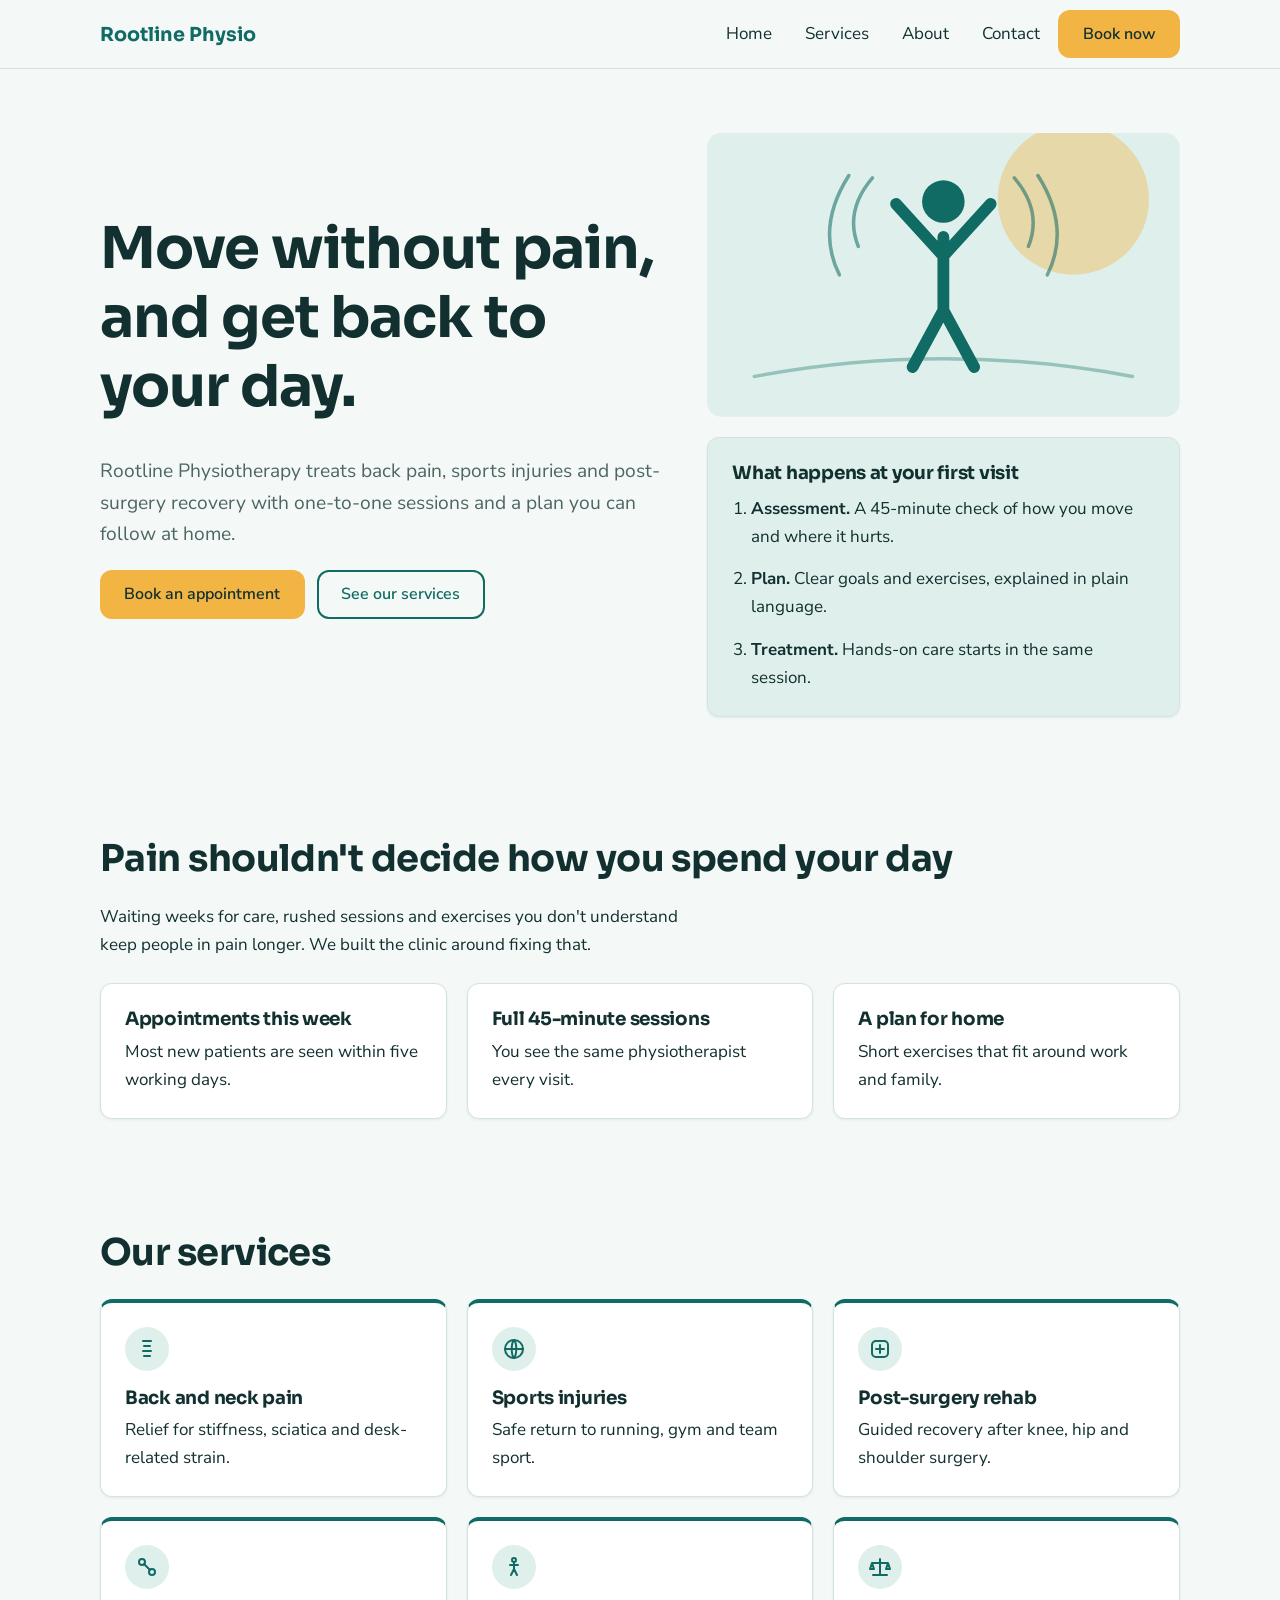
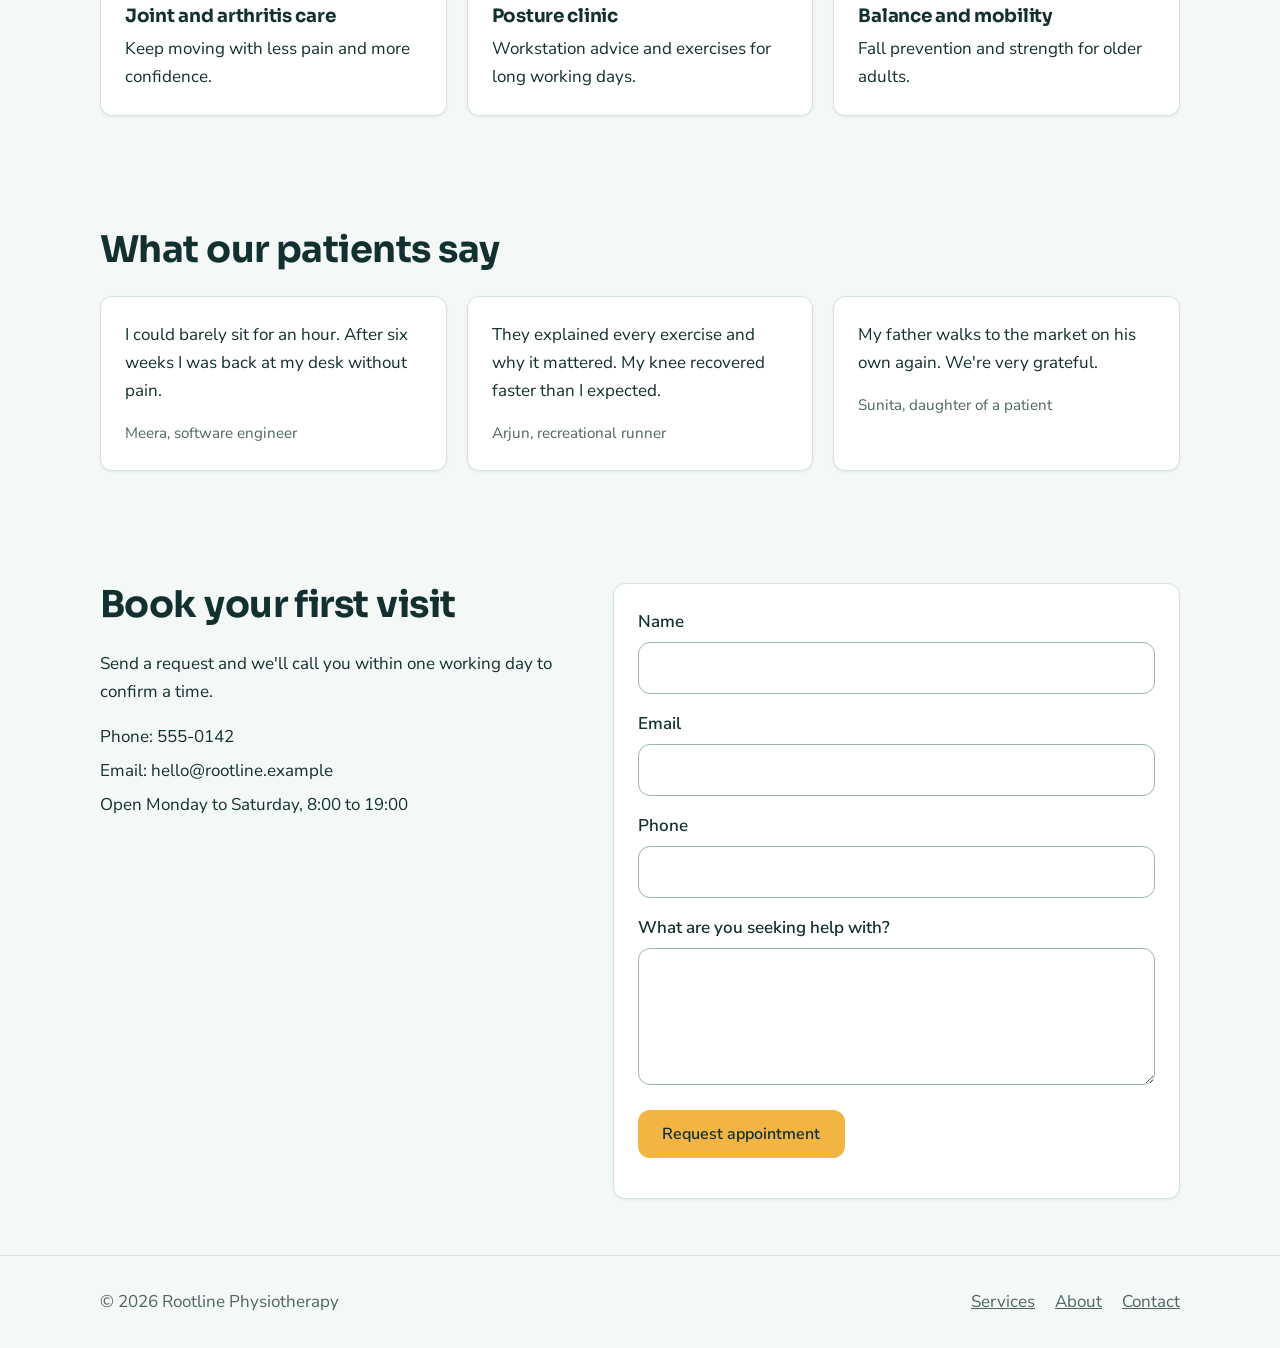
<file: business-landing-page/index.html>
<!DOCTYPE html>
<html lang="en">
<head>
<meta charset="UTF-8">
<meta name="viewport" content="width=device-width, initial-scale=1">
<title>Rootline Physiotherapy | Move without pain</title>
<meta name="description" content="One-to-one physiotherapy for back pain, sports injuries and rehab. Book an appointment this week.">
<link rel="preconnect" href="https://fonts.googleapis.com">
<link rel="preconnect" href="https://fonts.gstatic.com" crossorigin>
<link href="https://fonts.googleapis.com/css2?family=Nunito+Sans:wght@400;600&family=Sora:wght@600;700&display=swap" rel="stylesheet">
<link rel="stylesheet" href="css/style.css">
</head>
<body>
<a class="skip" href="#main">Skip to content</a>
<header class="site-header">
  <div class="wrap bar">
    <a class="brand" href="#home">Rootline Physio</a>
    <button class="nav-toggle" type="button" aria-expanded="false" aria-controls="nav">Menu</button>
    <nav id="nav" class="nav" aria-label="Main">
      <a href="#home">Home</a>
      <a href="#services">Services</a>
      <a href="#about">About</a>
      <a href="#contact">Contact</a>
      <a class="btn btn-cta" href="#contact">Book now</a>
    </nav>
  </div>
</header>

<main id="main">
<section id="home" class="wrap hero">
  <div>
    <h1>Move without pain, and get back to your day.</h1>
    <p class="lead">Rootline Physiotherapy treats back pain, sports injuries and post-surgery recovery with one-to-one sessions and a plan you can follow at home.</p>
    <p class="actions"><a class="btn btn-cta" href="#contact">Book an appointment</a> <a class="btn btn-outline" href="#services">See our services</a></p>
  </div>
  <div class="hero-side">
    <svg class="hero-art" viewBox="0 0 400 240" role="img" aria-label="Illustration of a person stretching with motion arcs around them">
      <rect width="400" height="240" rx="12" fill="#dff0ec"/>
      <circle cx="310" cy="56" r="64" fill="#f2b544" opacity=".4"/>
      <path d="M40 206 Q200 176 360 206" fill="none" stroke="#0f6b63" stroke-width="3" stroke-linecap="round" opacity=".35"/>
      <g fill="none" stroke="#0f6b63" stroke-width="10" stroke-linecap="round">
        <circle cx="200" cy="58" r="18" fill="#0f6b63" stroke="none"/>
        <path d="M200 88v62M200 104l-40-44M200 104l40-44M200 150l-26 48M200 150l26 48"/>
      </g>
      <g fill="none" stroke="#0f6b63" stroke-width="3" stroke-linecap="round" opacity=".55">
        <path d="M128 96q-12-30 12-58M272 96q12-30-12-58M112 120q-20-40 8-84M288 120q20-40-8-84"/>
      </g>
    </svg>
    <aside class="card visit" aria-labelledby="visit-h">
    <h2 id="visit-h" class="h3">What happens at your first visit</h2>
    <ol>
      <li><strong>Assessment.</strong> A 45-minute check of how you move and where it hurts.</li>
      <li><strong>Plan.</strong> Clear goals and exercises, explained in plain language.</li>
      <li><strong>Treatment.</strong> Hands-on care starts in the same session.</li>
    </ol>
  </aside>
  </div>
</section>

<section id="about" class="section wrap" aria-labelledby="about-h">
  <h2 id="about-h">Pain shouldn't decide how you spend your day</h2>
  <p>Waiting weeks for care, rushed sessions and exercises you don't understand keep people in pain longer. We built the clinic around fixing that.</p>
  <div class="grid">
    <article class="card"><h3>Appointments this week</h3><p>Most new patients are seen within five working days.</p></article>
    <article class="card"><h3>Full 45-minute sessions</h3><p>You see the same physiotherapist every visit.</p></article>
    <article class="card"><h3>A plan for home</h3><p>Short exercises that fit around work and family.</p></article>
  </div>
</section>

<section id="services" class="section wrap" aria-labelledby="services-h">
  <h2 id="services-h">Our services</h2>
  <div class="grid">
    <article class="card service"><span class="icon" aria-hidden="true"><svg viewBox="0 0 24 24"><path d="M8 4h8M9 9h6M8 14h8M9 19h6"/></svg></span><h3>Back and neck pain</h3><p>Relief for stiffness, sciatica and desk-related strain.</p></article>
    <article class="card service"><span class="icon" aria-hidden="true"><svg viewBox="0 0 24 24"><circle cx="12" cy="12" r="9"/><path d="M3 12h18M12 3c3 3 3 15 0 18M12 3c-3 3-3 15 0 18"/></svg></span><h3>Sports injuries</h3><p>Safe return to running, gym and team sport.</p></article>
    <article class="card service"><span class="icon" aria-hidden="true"><svg viewBox="0 0 24 24"><rect x="4" y="4" width="16" height="16" rx="4"/><path d="M12 8v8M8 12h8"/></svg></span><h3>Post-surgery rehab</h3><p>Guided recovery after knee, hip and shoulder surgery.</p></article>
    <article class="card service"><span class="icon" aria-hidden="true"><svg viewBox="0 0 24 24"><circle cx="7" cy="7" r="3"/><circle cx="17" cy="17" r="3"/><path d="M9 9l6 6"/></svg></span><h3>Joint and arthritis care</h3><p>Keep moving with less pain and more confidence.</p></article>
    <article class="card service"><span class="icon" aria-hidden="true"><svg viewBox="0 0 24 24"><circle cx="12" cy="5" r="2"/><path d="M12 8v6l-3 6M12 14l3 6M8 10h8"/></svg></span><h3>Posture clinic</h3><p>Workstation advice and exercises for long working days.</p></article>
    <article class="card service"><span class="icon" aria-hidden="true"><svg viewBox="0 0 24 24"><path d="M12 4v16M5 20h14M4 8h16M4 8l-2 6h4zM20 8l-2 6h4z"/></svg></span><h3>Balance and mobility</h3><p>Fall prevention and strength for older adults.</p></article>
  </div>
</section>

<section class="section wrap" aria-labelledby="trust-h">
  <h2 id="trust-h">What our patients say</h2>
  <div class="grid">
    <figure class="card quote"><blockquote>I could barely sit for an hour. After six weeks I was back at my desk without pain.</blockquote><figcaption>Meera, software engineer</figcaption></figure>
    <figure class="card quote"><blockquote>They explained every exercise and why it mattered. My knee recovered faster than I expected.</blockquote><figcaption>Arjun, recreational runner</figcaption></figure>
    <figure class="card quote"><blockquote>My father walks to the market on his own again. We're very grateful.</blockquote><figcaption>Sunita, daughter of a patient</figcaption></figure>
  </div>
</section>

<section id="contact" class="section wrap contact" aria-labelledby="contact-h">
  <div>
    <h2 id="contact-h">Book your first visit</h2>
    <p>Send a request and we'll call you within one working day to confirm a time.</p>
    <ul class="details">
      <li>Phone: 555-0142</li>
      <li>Email: hello@rootline.example</li>
      <li>Open Monday to Saturday, 8:00 to 19:00</li>
    </ul>
  </div>
  <form id="contact-form" class="card" novalidate>
    <label for="name">Name</label>
    <input id="name" name="name" type="text" autocomplete="name" required minlength="2">
    <label for="email">Email</label>
    <input id="email" name="email" type="email" autocomplete="email" required>
    <label for="phone">Phone</label>
    <input id="phone" name="phone" type="tel" autocomplete="tel" required pattern="[0-9+\s()\-]{7,15}" title="Enter 7 to 15 digits">
    <label for="message">What are you seeking help with?</label>
    <textarea id="message" name="message" rows="4" required minlength="10"></textarea>
    <button class="btn btn-cta" type="submit">Request appointment</button>
    <p id="form-status" role="status"></p>
  </form>
</section>
</main>

<footer class="site-footer">
  <div class="wrap foot">
    <p>&copy; 2026 Rootline Physiotherapy</p>
    <nav aria-label="Footer"><a href="#services">Services</a><a href="#about">About</a><a href="#contact">Contact</a></nav>
  </div>
</footer>
<script src="js/script.js"></script>
</body>
</html>
</file>
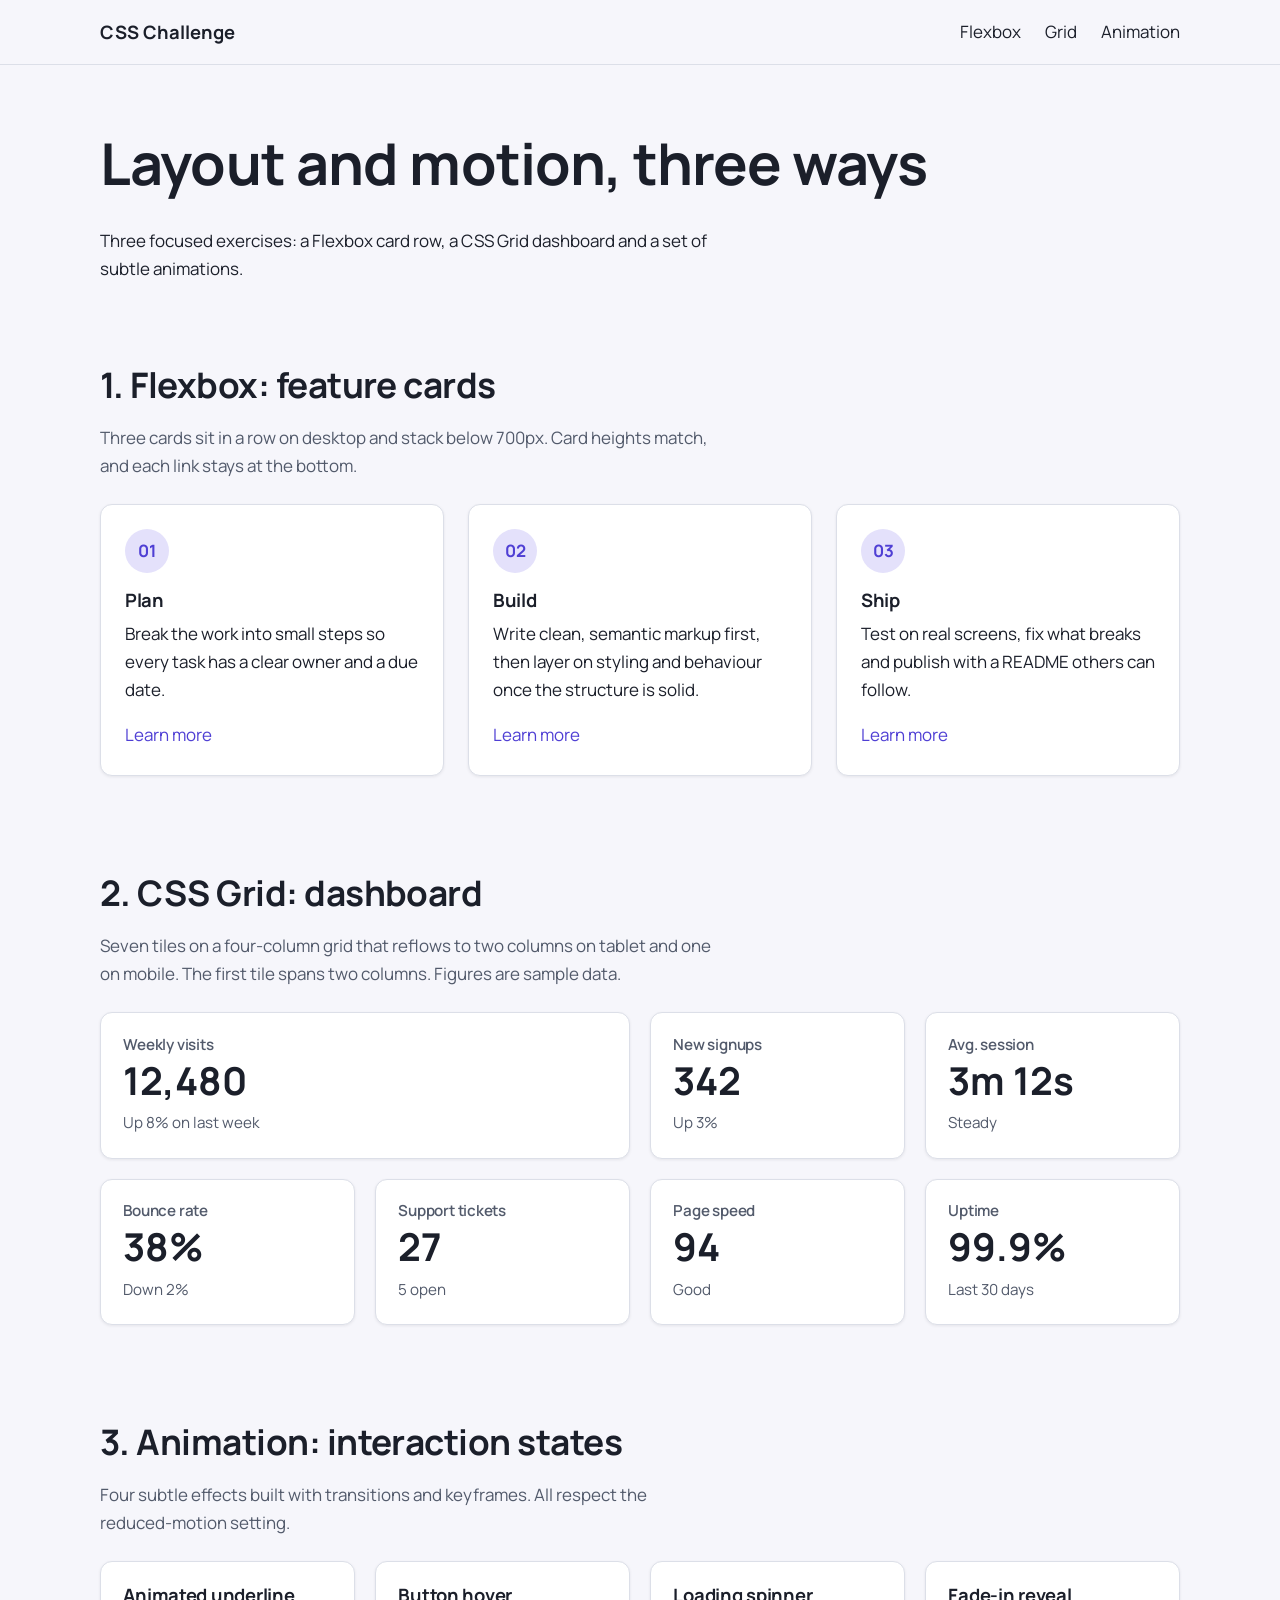
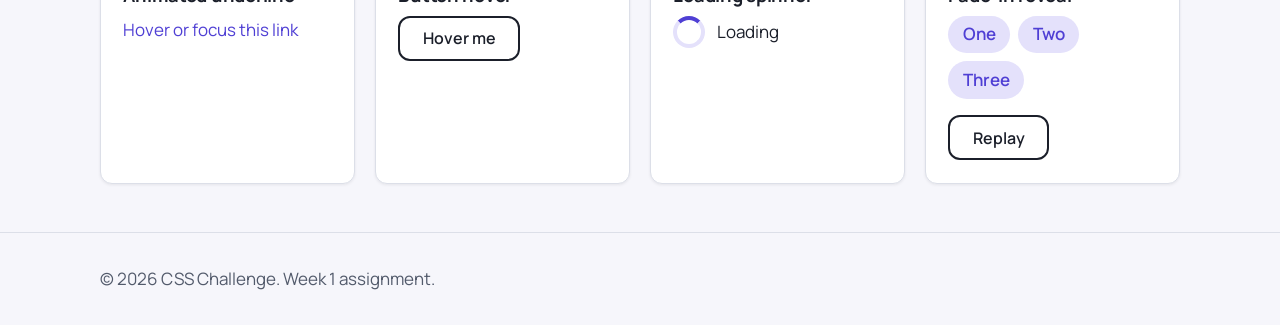
<file: css-challenge/index.html>
<!DOCTYPE html>
<html lang="en">
<head>
<meta charset="UTF-8">
<meta name="viewport" content="width=device-width, initial-scale=1">
<title>CSS Challenge | Flexbox, Grid and Animation</title>
<meta name="description" content="Three CSS mini-exercises: a Flexbox card row, a CSS Grid dashboard and subtle animations.">
<link rel="preconnect" href="https://fonts.googleapis.com">
<link rel="preconnect" href="https://fonts.gstatic.com" crossorigin>
<link href="https://fonts.googleapis.com/css2?family=Manrope:wght@400;600;700&display=swap" rel="stylesheet">
<link rel="stylesheet" href="css/base.css">
<link rel="stylesheet" href="css/flexbox.css">
<link rel="stylesheet" href="css/grid.css">
<link rel="stylesheet" href="css/animation.css">
</head>
<body>
<a class="skip" href="#main">Skip to content</a>
<header class="site-header">
  <div class="wrap bar">
    <a class="brand" href="#top">CSS Challenge</a>
    <nav class="nav" aria-label="Sections">
      <a class="link-anim" href="#flexbox">Flexbox</a>
      <a class="link-anim" href="#grid">Grid</a>
      <a class="link-anim" href="#animation">Animation</a>
    </nav>
  </div>
</header>

<main id="main">
<section id="top" class="wrap intro">
  <h1>Layout and motion, three ways</h1>
  <p>Three focused exercises: a Flexbox card row, a CSS Grid dashboard and a set of subtle animations.</p>
</section>

<section id="flexbox" class="section wrap" aria-labelledby="flex-h">
  <h2 id="flex-h">1. Flexbox: feature cards</h2>
  <p class="desc">Three cards sit in a row on desktop and stack below 700px. Card heights match, and each link stays at the bottom.</p>
  <div class="flex-row">
    <article class="flex-card">
      <span class="badge">01</span>
      <h3>Plan</h3>
      <p>Break the work into small steps so every task has a clear owner and a due date.</p>
      <a class="link-anim" href="#flexbox">Learn more</a>
    </article>
    <article class="flex-card">
      <span class="badge">02</span>
      <h3>Build</h3>
      <p>Write clean, semantic markup first, then layer on styling and behaviour once the structure is solid.</p>
      <a class="link-anim" href="#flexbox">Learn more</a>
    </article>
    <article class="flex-card">
      <span class="badge">03</span>
      <h3>Ship</h3>
      <p>Test on real screens, fix what breaks and publish with a README others can follow.</p>
      <a class="link-anim" href="#flexbox">Learn more</a>
    </article>
  </div>
</section>

<section id="grid" class="section wrap" aria-labelledby="grid-h">
  <h2 id="grid-h">2. CSS Grid: dashboard</h2>
  <p class="desc">Seven tiles on a four-column grid that reflows to two columns on tablet and one on mobile. The first tile spans two columns. Figures are sample data.</p>
  <div class="grid-board">
    <article class="tile tile--wide"><h3>Weekly visits</h3><p class="value">12,480</p><p class="note">Up 8% on last week</p></article>
    <article class="tile"><h3>New signups</h3><p class="value">342</p><p class="note">Up 3%</p></article>
    <article class="tile"><h3>Avg. session</h3><p class="value">3m 12s</p><p class="note">Steady</p></article>
    <article class="tile"><h3>Bounce rate</h3><p class="value">38%</p><p class="note">Down 2%</p></article>
    <article class="tile"><h3>Support tickets</h3><p class="value">27</p><p class="note">5 open</p></article>
    <article class="tile"><h3>Page speed</h3><p class="value">94</p><p class="note">Good</p></article>
    <article class="tile"><h3>Uptime</h3><p class="value">99.9%</p><p class="note">Last 30 days</p></article>
  </div>
</section>

<section id="animation" class="section wrap" aria-labelledby="anim-h">
  <h2 id="anim-h">3. Animation: interaction states</h2>
  <p class="desc">Four subtle effects built with transitions and keyframes. All respect the reduced-motion setting.</p>
  <div class="demo-grid">
    <article class="demo"><h3>Animated underline</h3><p><a class="link-anim" href="#animation">Hover or focus this link</a></p></article>
    <article class="demo"><h3>Button hover</h3><p><button class="btn-sweep" type="button">Hover me</button></p></article>
    <article class="demo"><h3>Loading spinner</h3><p class="spin-row"><span class="spinner" role="status" aria-label="Loading"></span><span>Loading</span></p></article>
    <article class="demo">
      <h3>Fade-in reveal</h3>
      <div class="fade-group play"><span class="fade-item">One</span><span class="fade-item">Two</span><span class="fade-item">Three</span></div>
      <button class="btn-sweep" id="replay" type="button">Replay</button>
    </article>
  </div>
</section>
</main>

<footer class="site-footer"><div class="wrap"><p>&copy; 2026 CSS Challenge. Week 1 assignment.</p></div></footer>
<script src="js/script.js"></script>
</body>
</html>
</file>
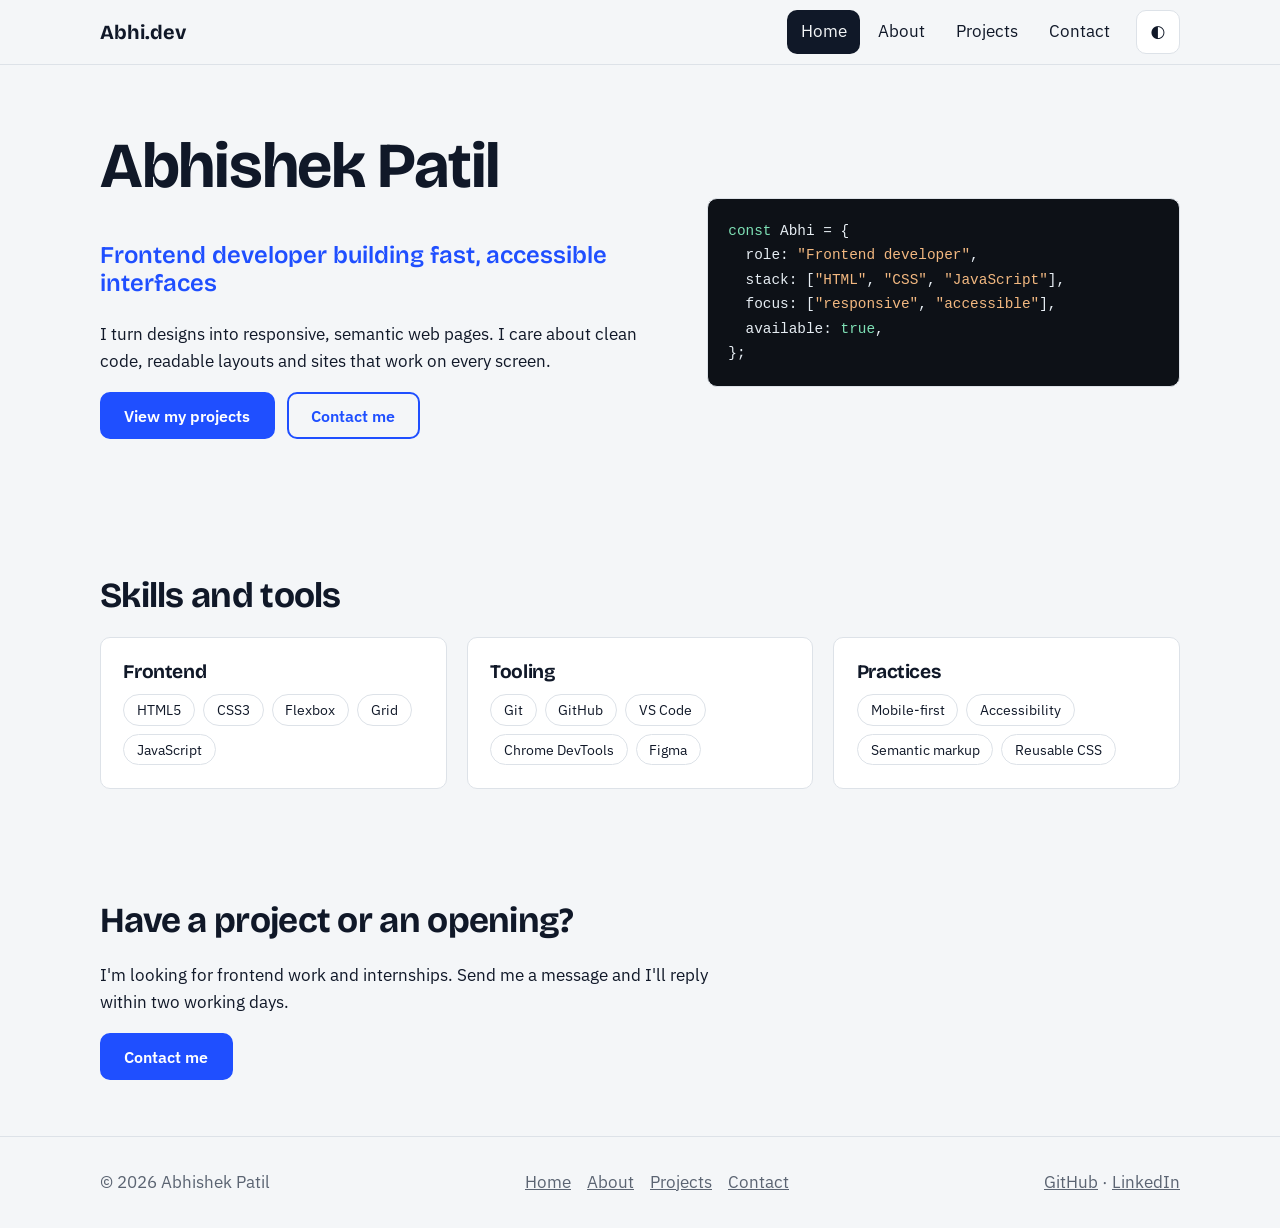
<file: portfolio-website/index.html>
<!DOCTYPE html>
<html lang="en" data-theme="light">
<head>
<meta charset="UTF-8">
<meta name="viewport" content="width=device-width, initial-scale=1">
<title>Home | Abhishek Patil</title>
<meta name="description" content="Abhishek Patil, frontend developer building responsive, accessible websites.">
<link rel="preconnect" href="https://fonts.googleapis.com">
<link rel="preconnect" href="https://fonts.gstatic.com" crossorigin>
<link href="https://fonts.googleapis.com/css2?family=Bricolage+Grotesque:wght@600;700&family=IBM+Plex+Sans:wght@400;600&display=swap" rel="stylesheet">
<link rel="stylesheet" href="css/style.css">
</head>
<body>
<a class="skip" href="#main">Skip to content</a>
<header class="site-header">
  <div class="wrap bar">
    <a class="brand" href="index.html">Abhi.dev</a>
    <nav id="nav" class="nav" aria-label="Main"><a href="index.html" aria-current="page">Home</a><a href="about.html">About</a><a href="projects.html">Projects</a><a href="contact.html">Contact</a></nav>
    <button id="theme" class="icon-btn" type="button" aria-label="Toggle dark mode">&#9680;</button>
    <button class="icon-btn nav-toggle" type="button" aria-expanded="false" aria-controls="nav">Menu</button>
  </div>
</header>
<main id="main">
<section class="wrap hero">
  <div class="hero-copy">
    <h1>Abhishek Patil</h1>
    <p class="role">Frontend developer building fast, accessible interfaces</p>
    <p>I turn designs into responsive, semantic web pages. I care about clean code, readable layouts and sites that work on every screen.</p>
    <p class="actions"><a class="btn" href="projects.html">View my projects</a> <a class="btn btn-ghost" href="contact.html">Contact me</a></p>
  </div>
  <pre class="code" aria-label="Summary of skills as code"><code><span class="k">const</span> Abhi = {
  role: <span class="s">"Frontend developer"</span>,
  stack: [<span class="s">"HTML"</span>, <span class="s">"CSS"</span>, <span class="s">"JavaScript"</span>],
  focus: [<span class="s">"responsive"</span>, <span class="s">"accessible"</span>],
  available: <span class="k">true</span>,
};</code></pre>
</section>
<section class="section wrap" aria-labelledby="skills-h">
  <h2 id="skills-h">Skills and tools</h2>
  <div class="grid">
    <article class="card"><h3>Frontend</h3><ul class="chips"><li>HTML5</li><li>CSS3</li><li>Flexbox</li><li>Grid</li><li>JavaScript</li></ul></article>
    <article class="card"><h3>Tooling</h3><ul class="chips"><li>Git</li><li>GitHub</li><li>VS Code</li><li>Chrome DevTools</li><li>Figma</li></ul></article>
    <article class="card"><h3>Practices</h3><ul class="chips"><li>Mobile-first</li><li>Accessibility</li><li>Semantic markup</li><li>Reusable CSS</li></ul></article>
  </div>
</section>
<section class="section wrap cta">
  <h2>Have a project or an opening?</h2>
  <p>I'm looking for frontend work and internships. Send me a message and I'll reply within two working days.</p>
  <a class="btn" href="contact.html">Contact me</a>
</section>
</main>
<footer class="site-footer">
  <div class="wrap foot">
    <p>&copy; 2026 Abhishek Patil</p>
    <nav aria-label="Footer"><a href="index.html">Home</a><a href="about.html">About</a><a href="projects.html">Projects</a><a href="contact.html">Contact</a></nav>
    <p><a href="https://github.com/your-username">GitHub</a> &middot; <a href="https://linkedin.com/in/your-username">LinkedIn</a></p>
  </div>
</footer>
<script src="js/script.js"></script>
</body>
</html>
</file>
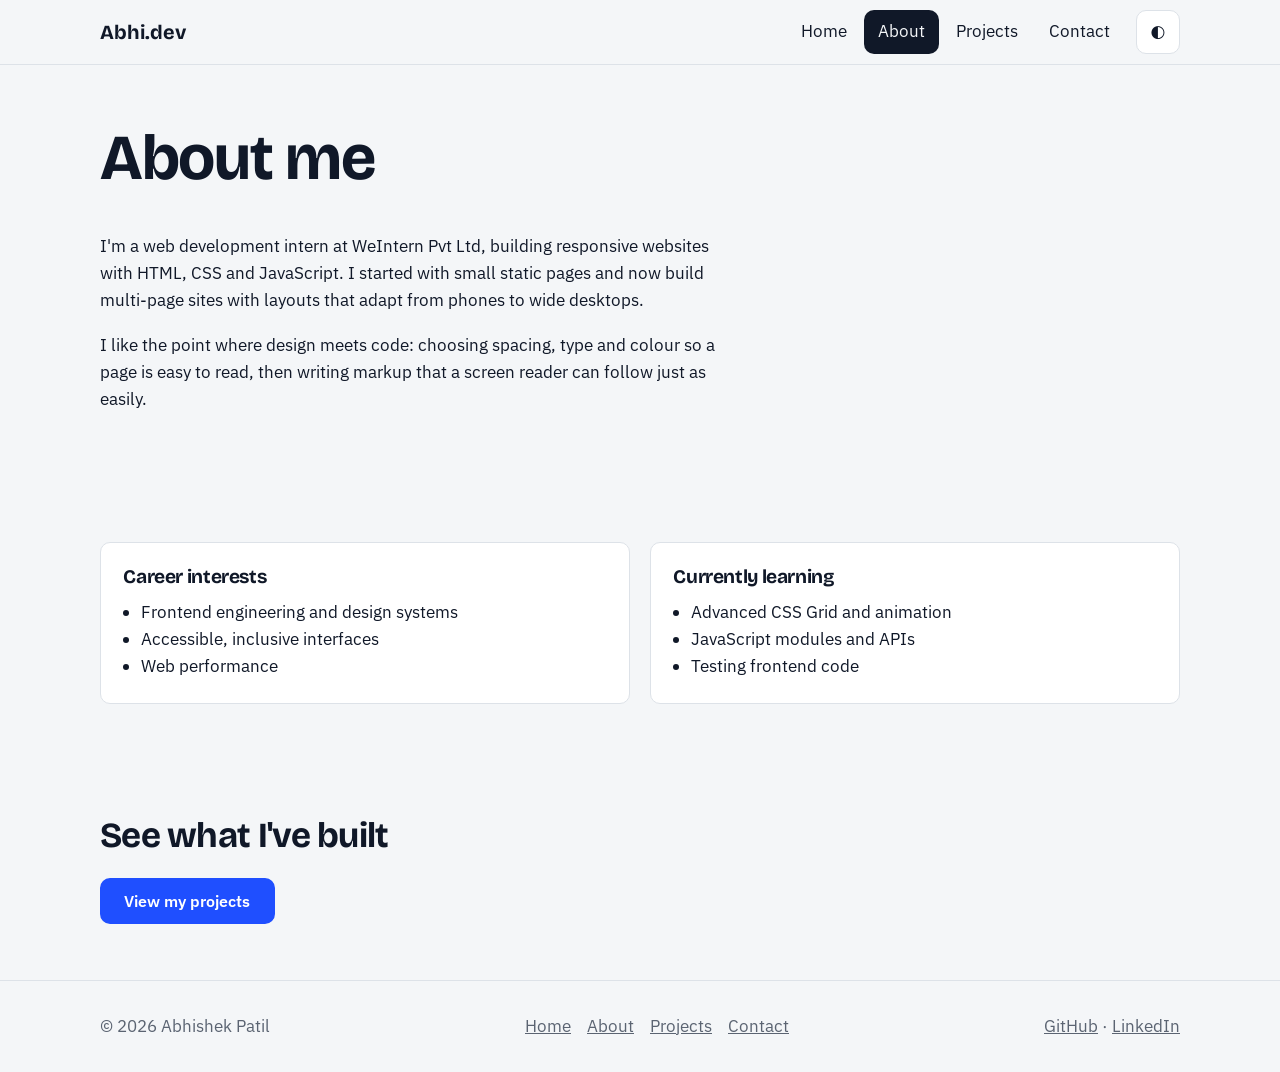
<file: portfolio-website/about.html>
<!DOCTYPE html>
<html lang="en" data-theme="light">
<head>
<meta charset="UTF-8">
<meta name="viewport" content="width=device-width, initial-scale=1">
<title>About | Abhishek Patil</title>
<meta name="description" content="About Abhishek Patil, frontend developer.">
<link rel="preconnect" href="https://fonts.googleapis.com">
<link rel="preconnect" href="https://fonts.gstatic.com" crossorigin>
<link href="https://fonts.googleapis.com/css2?family=Bricolage+Grotesque:wght@600;700&family=IBM+Plex+Sans:wght@400;600&display=swap" rel="stylesheet">
<link rel="stylesheet" href="css/style.css">
</head>
<body>
<a class="skip" href="#main">Skip to content</a>
<header class="site-header">
  <div class="wrap bar">
    <a class="brand" href="index.html">Abhi.dev</a>
    <nav id="nav" class="nav" aria-label="Main"><a href="index.html">Home</a><a href="about.html" aria-current="page">About</a><a href="projects.html">Projects</a><a href="contact.html">Contact</a></nav>
    <button id="theme" class="icon-btn" type="button" aria-label="Toggle dark mode">&#9680;</button>
    <button class="icon-btn nav-toggle" type="button" aria-expanded="false" aria-controls="nav">Menu</button>
  </div>
</header>
<main id="main">
<section class="section wrap" aria-labelledby="about-h">
  <h1 id="about-h">About me</h1>
  <p>I'm a web development intern at WeIntern Pvt Ltd, building responsive websites with HTML, CSS and JavaScript. I started with small static pages and now build multi-page sites with layouts that adapt from phones to wide desktops.</p>
  <p>I like the point where design meets code: choosing spacing, type and colour so a page is easy to read, then writing markup that a screen reader can follow just as easily.</p>
</section>
<section class="section wrap grid" aria-label="Interests and learning">
  <article class="card"><h2 class="h3">Career interests</h2><ul><li>Frontend engineering and design systems</li><li>Accessible, inclusive interfaces</li><li>Web performance</li></ul></article>
  <article class="card"><h2 class="h3">Currently learning</h2><ul><li>Advanced CSS Grid and animation</li><li>JavaScript modules and APIs</li><li>Testing frontend code</li></ul></article>
</section>
<section class="section wrap cta">
  <h2>See what I've built</h2>
  <a class="btn" href="projects.html">View my projects</a>
</section>
</main>
<footer class="site-footer">
  <div class="wrap foot">
    <p>&copy; 2026 Abhishek Patil</p>
    <nav aria-label="Footer"><a href="index.html">Home</a><a href="about.html">About</a><a href="projects.html">Projects</a><a href="contact.html">Contact</a></nav>
    <p><a href="https://github.com/your-username">GitHub</a> &middot; <a href="https://linkedin.com/in/your-username">LinkedIn</a></p>
  </div>
</footer>
<script src="js/script.js"></script>
</body>
</html>
</file>
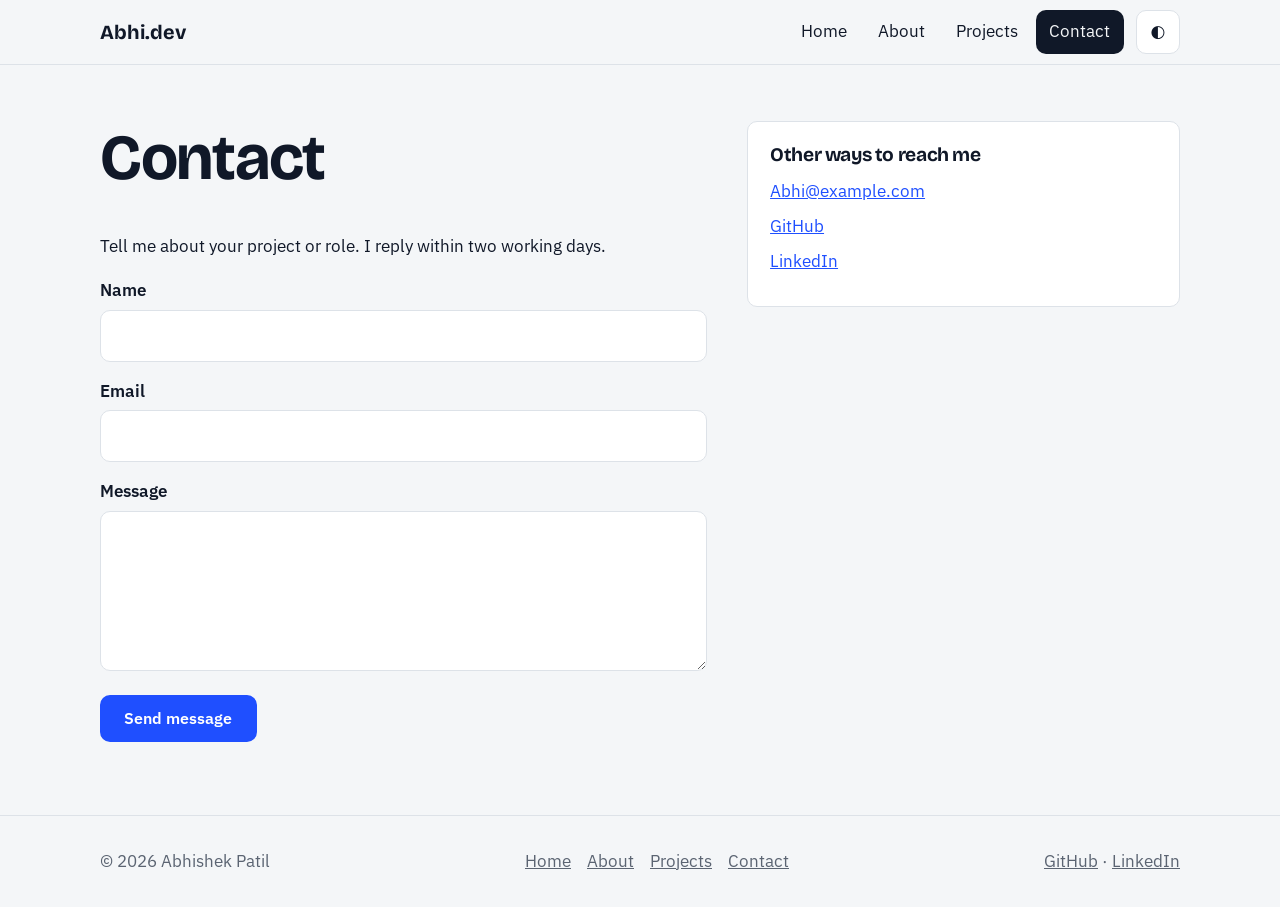
<file: portfolio-website/contact.html>
<!DOCTYPE html>
<html lang="en" data-theme="light">
<head>
<meta charset="UTF-8">
<meta name="viewport" content="width=device-width, initial-scale=1">
<title>Contact | Abhishek Patil</title>
<meta name="description" content="Contact Abhishek Patil.">
<link rel="preconnect" href="https://fonts.googleapis.com">
<link rel="preconnect" href="https://fonts.gstatic.com" crossorigin>
<link href="https://fonts.googleapis.com/css2?family=Bricolage+Grotesque:wght@600;700&family=IBM+Plex+Sans:wght@400;600&display=swap" rel="stylesheet">
<link rel="stylesheet" href="css/style.css">
</head>
<body>
<a class="skip" href="#main">Skip to content</a>
<header class="site-header">
  <div class="wrap bar">
    <a class="brand" href="index.html">Abhi.dev</a>
    <nav id="nav" class="nav" aria-label="Main"><a href="index.html">Home</a><a href="about.html">About</a><a href="projects.html">Projects</a><a href="contact.html" aria-current="page">Contact</a></nav>
    <button id="theme" class="icon-btn" type="button" aria-label="Toggle dark mode">&#9680;</button>
    <button class="icon-btn nav-toggle" type="button" aria-expanded="false" aria-controls="nav">Menu</button>
  </div>
</header>
<main id="main">
<section class="section wrap contact" aria-labelledby="contact-h">
  <div>
    <h1 id="contact-h">Contact</h1>
    <p>Tell me about your project or role. I reply within two working days.</p>
    <form id="contact-form" novalidate>
      <label for="name">Name</label>
      <input id="name" name="name" type="text" autocomplete="name" required>
      <label for="email">Email</label>
      <input id="email" name="email" type="email" autocomplete="email" required>
      <label for="message">Message</label>
      <textarea id="message" name="message" rows="5" required></textarea>
      <button class="btn" type="submit">Send message</button>
      <p id="form-status" role="status"></p>
    </form>
  </div>
  <aside class="card" aria-label="Other ways to reach me">
    <h2 class="h3">Other ways to reach me</h2>
    <ul class="plain">
      <li><a href="mailto:Abhi@example.com">Abhi@example.com</a></li>
      <li><a href="https://github.com/your-username">GitHub</a></li>
      <li><a href="https://linkedin.com/in/your-username">LinkedIn</a></li>
    </ul>
  </aside>
</section>
</main>
<footer class="site-footer">
  <div class="wrap foot">
    <p>&copy; 2026 Abhishek Patil</p>
    <nav aria-label="Footer"><a href="index.html">Home</a><a href="about.html">About</a><a href="projects.html">Projects</a><a href="contact.html">Contact</a></nav>
    <p><a href="https://github.com/your-username">GitHub</a> &middot; <a href="https://linkedin.com/in/your-username">LinkedIn</a></p>
  </div>
</footer>
<script src="js/script.js"></script>
</body>
</html>
</file>
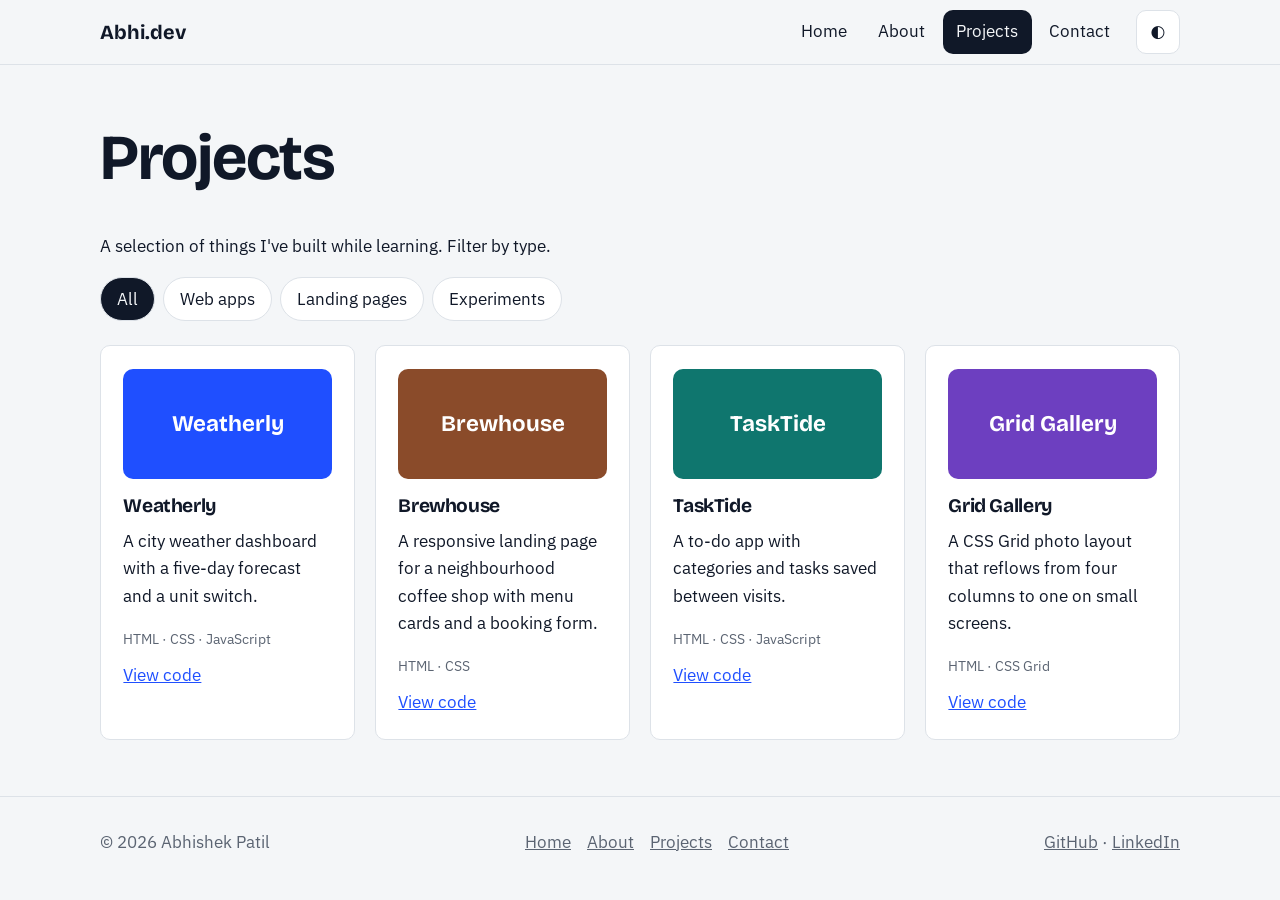
<file: portfolio-website/projects.html>
<!DOCTYPE html>
<html lang="en" data-theme="light">
<head>
<meta charset="UTF-8">
<meta name="viewport" content="width=device-width, initial-scale=1">
<title>Projects | Abhishek Patil</title>
<meta name="description" content="Selected frontend projects by Abhishek Patil.">
<link rel="preconnect" href="https://fonts.googleapis.com">
<link rel="preconnect" href="https://fonts.gstatic.com" crossorigin>
<link href="https://fonts.googleapis.com/css2?family=Bricolage+Grotesque:wght@600;700&family=IBM+Plex+Sans:wght@400;600&display=swap" rel="stylesheet">
<link rel="stylesheet" href="css/style.css">
</head>
<body>
<a class="skip" href="#main">Skip to content</a>
<header class="site-header">
  <div class="wrap bar">
    <a class="brand" href="index.html">Abhi.dev</a>
    <nav id="nav" class="nav" aria-label="Main"><a href="index.html">Home</a><a href="about.html">About</a><a href="projects.html" aria-current="page">Projects</a><a href="contact.html">Contact</a></nav>
    <button id="theme" class="icon-btn" type="button" aria-label="Toggle dark mode">&#9680;</button>
    <button class="icon-btn nav-toggle" type="button" aria-expanded="false" aria-controls="nav">Menu</button>
  </div>
</header>
<main id="main">
<section class="section wrap" aria-labelledby="proj-h">
  <h1 id="proj-h">Projects</h1>
  <p>A selection of things I've built while learning. Filter by type.</p>
  <div class="filters" role="group" aria-label="Filter projects">
    <button type="button" data-filter="all" aria-pressed="true">All</button>
    <button type="button" data-filter="app" aria-pressed="false">Web apps</button>
    <button type="button" data-filter="landing" aria-pressed="false">Landing pages</button>
    <button type="button" data-filter="lab" aria-pressed="false">Experiments</button>
  </div>
  <div class="grid">
    <article class="card project" data-cat="app">
      <div class="thumb" aria-hidden="true">Weatherly</div>
      <h3>Weatherly</h3>
      <p>A city weather dashboard with a five-day forecast and a unit switch.</p>
      <p class="tags">HTML &middot; CSS &middot; JavaScript</p>
      <a href="https://github.com/your-username/weatherly">View code</a>
    </article>
    <article class="card project" data-cat="landing">
      <div class="thumb" aria-hidden="true">Brewhouse</div>
      <h3>Brewhouse</h3>
      <p>A responsive landing page for a neighbourhood coffee shop with menu cards and a booking form.</p>
      <p class="tags">HTML &middot; CSS</p>
      <a href="https://github.com/your-username/brewhouse">View code</a>
    </article>
    <article class="card project" data-cat="app">
      <div class="thumb" aria-hidden="true">TaskTide</div>
      <h3>TaskTide</h3>
      <p>A to-do app with categories and tasks saved between visits.</p>
      <p class="tags">HTML &middot; CSS &middot; JavaScript</p>
      <a href="https://github.com/your-username/tasktide">View code</a>
    </article>
    <article class="card project" data-cat="lab">
      <div class="thumb" aria-hidden="true">Grid Gallery</div>
      <h3>Grid Gallery</h3>
      <p>A CSS Grid photo layout that reflows from four columns to one on small screens.</p>
      <p class="tags">HTML &middot; CSS Grid</p>
      <a href="https://github.com/your-username/grid-gallery">View code</a>
    </article>
  </div>
</section>
</main>
<footer class="site-footer">
  <div class="wrap foot">
    <p>&copy; 2026 Abhishek Patil</p>
    <nav aria-label="Footer"><a href="index.html">Home</a><a href="about.html">About</a><a href="projects.html">Projects</a><a href="contact.html">Contact</a></nav>
    <p><a href="https://github.com/your-username">GitHub</a> &middot; <a href="https://linkedin.com/in/your-username">LinkedIn</a></p>
  </div>
</footer>
<script src="js/script.js"></script>
</body>
</html>
</file>
<file: business-landing-page/css/style.css>
/* Tokens */
:root{--bg:#f4f9f8;--surface:#fff;--ink:#12302f;--muted:#4d6664;--line:#d5e3e0;--tint:#dff0ec;
--primary:#0f6b63;--cta:#f2b544;--cta-ink:#12302f;--r:12px;--shadow:0 1px 3px rgba(18,48,47,.08);
--font-h:"Sora",system-ui,sans-serif;--font-b:"Nunito Sans",system-ui,sans-serif}

/* Base */
*,*::before,*::after{box-sizing:border-box}
html{scroll-behavior:smooth;scroll-padding-top:72px}
body{margin:0;background:var(--bg);color:var(--ink);font:1.0625rem/1.65 var(--font-b)}
h1,h2,h3,.h3{font-family:var(--font-h);line-height:1.2;letter-spacing:-.015em;margin:0 0 .6em}
h1{font-size:clamp(2.2rem,6vw,3.6rem)}
h2{font-size:clamp(1.6rem,3.5vw,2.3rem)}
h3,.h3{font-size:1.15rem}
p{margin:0 0 1em;max-width:60ch}
a{color:var(--primary)}
a:hover{color:var(--ink)}
img{max-width:100%;height:auto}
:focus-visible{outline:3px solid var(--primary);outline-offset:3px}
.wrap{width:min(1080px,100% - 2.5rem);margin-inline:auto}
.skip{position:absolute;left:-999px}
.skip:focus{left:1rem;top:1rem;z-index:20;padding:.5rem 1rem;background:var(--surface)}

/* Header */
.site-header{position:sticky;top:0;z-index:10;background:var(--bg);border-bottom:1px solid var(--line)}
.bar{display:flex;align-items:center;justify-content:space-between;gap:1rem;min-height:68px}
.brand{font:700 1.2rem var(--font-h);color:var(--primary);text-decoration:none}
.nav{display:flex;align-items:center;gap:.25rem}
.nav a:not(.btn){padding:.6rem .9rem;border-radius:var(--r);color:var(--ink);text-decoration:none}
.nav a:not(.btn):hover{background:var(--tint)}
.nav-toggle{display:none;min-height:44px;padding:0 1rem;border:1px solid var(--line);border-radius:var(--r);background:var(--surface);color:var(--ink);font:inherit;cursor:pointer}

/* Buttons */
.btn{display:inline-block;min-height:44px;padding:.7rem 1.4rem;border:2px solid transparent;border-radius:var(--r);font:600 1rem var(--font-b);text-align:center;text-decoration:none;cursor:pointer;transition:transform .15s,background .15s}
.btn:hover{transform:translateY(-2px)}
.btn-cta{background:var(--cta);color:var(--cta-ink)}
.btn-cta:hover{background:#f7c766;color:var(--cta-ink)}
.btn-outline{border-color:var(--primary);color:var(--primary)}
.btn-outline:hover{background:var(--primary);color:#fff}
.actions{display:flex;flex-wrap:wrap;gap:.75rem}

/* Layout */
.hero{display:grid;gap:2.5rem;align-items:center;padding:4rem 0}
.lead{font-size:1.2rem;color:var(--muted)}
.section{padding:3.5rem 0}
.grid{display:grid;gap:1.25rem;grid-template-columns:repeat(auto-fit,minmax(min(100%,270px),1fr));margin-top:1.5rem}

/* Cards */
.card{margin:0;padding:1.5rem;border:1px solid var(--line);border-radius:var(--r);background:var(--surface);box-shadow:var(--shadow)}
.card h3{margin-bottom:.4em}
.card p{margin:0}
.service{border-top:4px solid var(--primary)}
.visit{background:var(--tint)}
.hero-side{display:grid;gap:1.25rem}
.hero-art{display:block;width:100%;height:auto;border-radius:var(--r)}
.icon{display:grid;place-items:center;width:44px;height:44px;margin-bottom:1rem;border-radius:50%;background:var(--tint);color:var(--primary)}
.icon svg{width:24px;height:24px;fill:none;stroke:currentColor;stroke-width:2;stroke-linecap:round;stroke-linejoin:round}
.visit ol{margin:0;padding-left:1.2rem}
.visit li{margin-bottom:.9rem}
.visit li:last-child{margin-bottom:0}
.quote blockquote{margin:0 0 1rem}
.quote figcaption{color:var(--muted);font-size:.95rem}

/* Contact */
.contact{display:grid;gap:2.5rem;align-items:start}
.details{padding:0;list-style:none}
.details li{margin-bottom:.4rem}
label{display:block;margin-bottom:.35rem;font-weight:600}
input,textarea{width:100%;min-height:48px;margin-bottom:1rem;padding:.7rem .8rem;border:1px solid #9db5b1;border-radius:var(--r);background:#fff;color:var(--ink);font:inherit}
input:focus-visible,textarea:focus-visible{border-color:var(--primary)}
input:user-invalid,textarea:user-invalid{border-color:#b42318}
#form-status{margin:1rem 0 0;font-weight:600}

/* Footer */
.site-footer{padding:2rem 0;border-top:1px solid var(--line);color:var(--muted)}
.foot{display:flex;flex-wrap:wrap;justify-content:space-between;gap:1rem}
.foot p{margin:0}
.foot nav{display:flex;gap:1.25rem}
.foot a{color:var(--muted)}

/* Desktop */
@media (min-width:768px){
  .hero{grid-template-columns:1.2fr 1fr}
  .contact{grid-template-columns:1fr 1.2fr}
}
/* Mobile */
@media (max-width:767px){
  .nav-toggle{display:inline-block}
  .nav{display:none;position:absolute;top:100%;left:0;right:0;flex-direction:column;align-items:stretch;padding:.75rem 1.25rem 1.25rem;background:var(--bg);border-bottom:1px solid var(--line)}
  .nav.open{display:flex}
  .nav a:not(.btn){padding:.9rem}
  .hero{padding:2.5rem 0}
  .actions .btn{flex:1 1 100%}
}
@media (prefers-reduced-motion:reduce){
  *,*::before,*::after{transition:none!important;scroll-behavior:auto!important}
}
</file>
<file: css-challenge/css/base.css>
/* Tokens */
:root{--bg:#f6f6fb;--surface:#fff;--ink:#1b1f2a;--muted:#525a6b;--line:#dcdfe8;--tint:#e4e1fb;--accent:#4f3fd4;
--r:12px;--shadow:0 1px 3px rgba(27,31,42,.08);--shadow-lift:0 12px 24px rgba(27,31,42,.12);--font:"Manrope",system-ui,sans-serif}

/* Base */
*,*::before,*::after{box-sizing:border-box}
html{scroll-behavior:smooth;scroll-padding-top:72px}
body{margin:0;background:var(--bg);color:var(--ink);font:1.0625rem/1.65 var(--font)}
h1,h2,h3{line-height:1.2;letter-spacing:-.015em;margin:0 0 .5em}
h1{font-size:clamp(2.2rem,6vw,3.6rem)}
h2{font-size:clamp(1.6rem,3.5vw,2.2rem)}
h3{font-size:1.15rem}
p{margin:0 0 1em;max-width:62ch}
a{color:var(--accent)}
:focus-visible{outline:3px solid var(--accent);outline-offset:3px}
.wrap{width:min(1080px,100% - 2.5rem);margin-inline:auto}
.skip{position:absolute;left:-999px}
.skip:focus{left:1rem;top:1rem;z-index:20;padding:.5rem 1rem;background:var(--surface)}

/* Header */
.site-header{position:sticky;top:0;z-index:10;background:var(--bg);border-bottom:1px solid var(--line)}
.bar{display:flex;flex-wrap:wrap;align-items:center;justify-content:space-between;gap:.25rem 1.5rem;min-height:64px}
.brand{font-weight:700;font-size:1.15rem;color:var(--ink);text-decoration:none}
.nav{display:flex;gap:1.5rem}
.nav a{padding:.6rem 0;color:var(--ink)}

/* Layout */
.intro{padding:4rem 0 1rem}
.section{padding:3rem 0}
.desc{color:var(--muted)}

/* Footer */
.site-footer{padding:2rem 0;border-top:1px solid var(--line);color:var(--muted)}
.site-footer p{margin:0}
</file>
<file: css-challenge/css/flexbox.css>
/* Flexbox challenge: three cards in a row, stacked on small screens */
.flex-row{display:flex;justify-content:center;align-items:stretch;gap:1.5rem;margin-top:1.5rem}
.flex-card{display:flex;flex-direction:column;align-items:flex-start;flex:1 1 0;min-width:0;padding:1.5rem;border:1px solid var(--line);border-radius:var(--r);background:var(--surface);box-shadow:var(--shadow);transition:transform .25s ease,box-shadow .25s ease}
.flex-card:hover,.flex-card:focus-within{transform:translateY(-6px);box-shadow:var(--shadow-lift)}
.flex-card p{flex:1}
.badge{display:inline-grid;place-items:center;min-width:44px;height:44px;margin-bottom:1rem;padding:0 .6rem;border-radius:999px;background:var(--tint);color:var(--accent);font-weight:700}

@media (max-width:700px){
  .flex-row{flex-direction:column}
}
</file>
<file: css-challenge/css/grid.css>
/* Grid challenge: 4 columns, then 2, then 1 */
.grid-board{display:grid;grid-template-columns:repeat(4,1fr);gap:1.25rem;margin-top:1.5rem}
.tile{padding:1.4rem;border:1px solid var(--line);border-radius:var(--r);background:var(--surface);box-shadow:var(--shadow);transition:border-color .2s ease}
.tile:hover{border-color:var(--accent)}
.tile h3{margin-bottom:.4em;color:var(--muted);font-size:.95rem;font-weight:600}
.tile--wide{grid-column:span 2}
.value{margin:0;font-size:clamp(1.8rem,4vw,2.4rem);font-weight:700;line-height:1.1}
.note{margin:.5rem 0 0;color:var(--muted);font-size:.95rem}

@media (max-width:960px){
  .grid-board{grid-template-columns:repeat(2,1fr)}
}
@media (max-width:560px){
  .grid-board{grid-template-columns:1fr}
  .tile--wide{grid-column:auto}
}
</file>
<file: css-challenge/css/animation.css>
/* Animation challenge: transitions and keyframes, kept subtle */
.demo-grid{display:grid;grid-template-columns:repeat(auto-fit,minmax(min(100%,240px),1fr));gap:1.25rem;margin-top:1.5rem}
.demo{padding:1.4rem;border:1px solid var(--line);border-radius:var(--r);background:var(--surface);box-shadow:var(--shadow)}
.demo p{margin-bottom:0}

/* Animated underline (no absolute positioning: uses a background gradient) */
.link-anim{padding-bottom:2px;text-decoration:none;background:linear-gradient(currentColor,currentColor) left bottom/0 2px no-repeat;transition:background-size .3s ease}
.link-anim:hover,.link-anim:focus-visible{background-size:100% 2px}

/* Button fill sweep */
.btn-sweep{min-height:44px;padding:.6rem 1.4rem;border:2px solid var(--ink);border-radius:var(--r);background:linear-gradient(var(--ink),var(--ink)) left/0 100% no-repeat;color:var(--ink);font:600 1rem var(--font);cursor:pointer;transition:background-size .3s ease,color .3s ease}
.btn-sweep:hover,.btn-sweep:focus-visible{background-size:100% 100%;color:#fff}

/* Spinner */
.spin-row{display:flex;align-items:center;gap:.75rem}
.spinner{width:32px;height:32px;border:4px solid var(--tint);border-top-color:var(--accent);border-radius:50%;animation:spin .9s linear infinite}
@keyframes spin{to{transform:rotate(360deg)}}

/* Fade-in reveal */
.fade-group{display:flex;flex-wrap:wrap;gap:.5rem;margin:0 0 1rem}
.fade-item{padding:.3rem .9rem;border-radius:999px;background:var(--tint);color:var(--accent);font-weight:600}
.fade-group.play .fade-item{animation:fade-up .6s ease both}
.fade-group.play .fade-item:nth-child(2){animation-delay:.15s}
.fade-group.play .fade-item:nth-child(3){animation-delay:.3s}
@keyframes fade-up{from{opacity:0;transform:translateY(12px)}}

@media (prefers-reduced-motion:reduce){
  *,*::before,*::after{animation-duration:.01ms!important;animation-iteration-count:1!important;transition-duration:.01ms!important;scroll-behavior:auto!important}
}
</file>
<file: portfolio-website/css/style.css>
/* Tokens */
:root{--bg:#f4f6f8;--surface:#fff;--ink:#101828;--muted:#5b6472;--line:#dde2e8;--accent:#1f4fff;--accent-ink:#fff;--r:10px;
--font-h:"Bricolage Grotesque",system-ui,sans-serif;--font-b:"IBM Plex Sans",system-ui,sans-serif}
:root[data-theme="dark"]{--bg:#0d1117;--surface:#161b22;--ink:#e6edf3;--muted:#9aa4b2;--line:#2a313c;--accent:#7c98ff;--accent-ink:#0d1117}

/* Base */
*,*::before,*::after{box-sizing:border-box}
html{scroll-behavior:smooth}
body{margin:0;background:var(--bg);color:var(--ink);font:1.0625rem/1.6 var(--font-b)}
h1,h2,h3,.h3{font-family:var(--font-h);line-height:1.15;letter-spacing:-.02em;margin:0 0 .6em}
h1{font-size:clamp(2.3rem,6vw,4rem)}
h2{font-size:clamp(1.6rem,3.2vw,2.2rem)}
h3,.h3{font-size:1.2rem}
p{margin:0 0 1em;max-width:62ch}
a{color:var(--accent)}
img{max-width:100%;height:auto}
:focus-visible{outline:3px solid var(--accent);outline-offset:3px}
.wrap{width:min(1080px,100% - 2.5rem);margin-inline:auto}
.skip{position:absolute;left:-999px}
.skip:focus{left:1rem;top:1rem;background:var(--surface);padding:.5rem 1rem;z-index:20}

/* Header and nav */
.site-header{position:sticky;top:0;z-index:10;background:var(--bg);border-bottom:1px solid var(--line)}
.bar{display:flex;align-items:center;gap:.75rem;min-height:64px}
.brand{font:700 1.25rem var(--font-h);color:var(--ink);text-decoration:none;margin-right:auto}
.nav{display:flex;gap:.25rem}
.nav a{padding:.5rem .85rem;border-radius:var(--r);color:var(--ink);text-decoration:none;transition:background .15s}
.nav a:hover{background:var(--surface)}
.nav a[aria-current="page"]{background:var(--ink);color:var(--bg)}
.icon-btn{min-width:44px;min-height:44px;border:1px solid var(--line);border-radius:var(--r);background:var(--surface);color:var(--ink);font:inherit;cursor:pointer}
.nav-toggle{display:none;padding:0 1rem}

/* Buttons */
.btn{display:inline-block;min-height:44px;padding:.7rem 1.4rem;border:2px solid var(--accent);border-radius:var(--r);background:var(--accent);color:var(--accent-ink);font:600 1rem var(--font-b);text-decoration:none;cursor:pointer;transition:transform .15s}
.btn:hover{transform:translateY(-2px)}
.btn-ghost{background:transparent;color:var(--accent)}
.actions{display:flex;flex-wrap:wrap;gap:.75rem}

/* Layout */
.section{padding:3.5rem 0}
.hero{display:grid;gap:2.5rem;align-items:center;padding:4rem 0}
.hero-copy{animation:rise .6s ease both}
@keyframes rise{from{opacity:0;transform:translateY(12px)}}
.grid{display:grid;gap:1.25rem;grid-template-columns:repeat(auto-fit,minmax(250px,1fr))}
.cta{text-align:left}

/* Components */
.card{background:var(--surface);border:1px solid var(--line);border-radius:var(--r);padding:1.4rem}
.card ul{padding-left:1.1rem;margin:0}
.chips{display:flex;flex-wrap:wrap;gap:.5rem;list-style:none;padding:0!important;margin:0}
.chips li{border:1px solid var(--line);border-radius:999px;padding:.2rem .8rem;font-size:.9rem}
.code{margin:0;padding:1.25rem;overflow-x:auto;background:#0d1117;color:#e6edf3;border:1px solid var(--line);border-radius:var(--r);font:.9rem/1.7 ui-monospace,Menlo,Consolas,monospace}
.code .k{color:#7ee0b5}.code .s{color:#f2b880}
.filters{display:flex;flex-wrap:wrap;gap:.5rem;margin-bottom:1.5rem}
.filters button{min-height:44px;padding:0 1rem;border:1px solid var(--line);border-radius:999px;background:var(--surface);color:var(--ink);font:inherit;cursor:pointer}
.filters button:hover{border-color:var(--accent)}
.filters button[aria-pressed="true"]{background:var(--ink);color:var(--bg)}
.project[hidden]{display:none}
.thumb{display:grid;place-items:center;height:110px;margin-bottom:1rem;border-radius:var(--r);color:#fff;font:700 1.4rem var(--font-h)}
.project:nth-child(1) .thumb{background:#1f4fff}
.project:nth-child(2) .thumb{background:#8a4b2a}
.project:nth-child(3) .thumb{background:#0f766e}
.project:nth-child(4) .thumb{background:#6d3fc0}
.tags{color:var(--muted);font-size:.9rem;margin-bottom:.75rem}
.contact{display:grid;gap:2.5rem;align-items:start}
label{display:block;margin-bottom:.35rem;font-weight:600}
input,textarea{width:100%;min-height:44px;margin-bottom:1rem;padding:.7rem;border:1px solid var(--line);border-radius:var(--r);background:var(--surface);color:var(--ink);font:inherit}
input:focus-visible,textarea:focus-visible{border-color:var(--accent)}
.plain{list-style:none;padding:0!important}
.plain li{margin-bottom:.5rem}

/* Link hover, hero role, scroll reveal */
main a:not(.btn):hover,.foot a:hover{color:var(--ink);text-decoration-thickness:2px}
.role{font:600 clamp(1.15rem,2.5vw,1.5rem) var(--font-h);color:var(--accent)}
.js .reveal{opacity:0;transform:translateY(16px);transition:opacity .5s ease,transform .5s ease}
.js .reveal.in{opacity:1;transform:none}

/* Footer */
.site-footer{padding:2rem 0;border-top:1px solid var(--line);color:var(--muted)}
.foot{display:flex;flex-wrap:wrap;justify-content:space-between;gap:1rem 2rem}
.foot p{margin:0}
.foot nav{display:flex;gap:1rem}
.foot a{color:var(--muted)}

/* Tablet and desktop */
@media (min-width:800px){
  .hero{grid-template-columns:1.2fr 1fr}
  .contact{grid-template-columns:1.4fr 1fr}
}
/* Mobile nav */
@media (max-width:700px){
  .nav-toggle{display:inline-block}
  .nav{display:none;position:absolute;top:100%;left:0;right:0;flex-direction:column;padding:.75rem 1.25rem;background:var(--bg);border-bottom:1px solid var(--line)}
  .nav.open{display:flex}
  .nav a{padding:.8rem}
}
@media (prefers-reduced-motion:reduce){
  *,*::before,*::after{animation:none!important;transition:none!important;scroll-behavior:auto!important}
}
</file>
